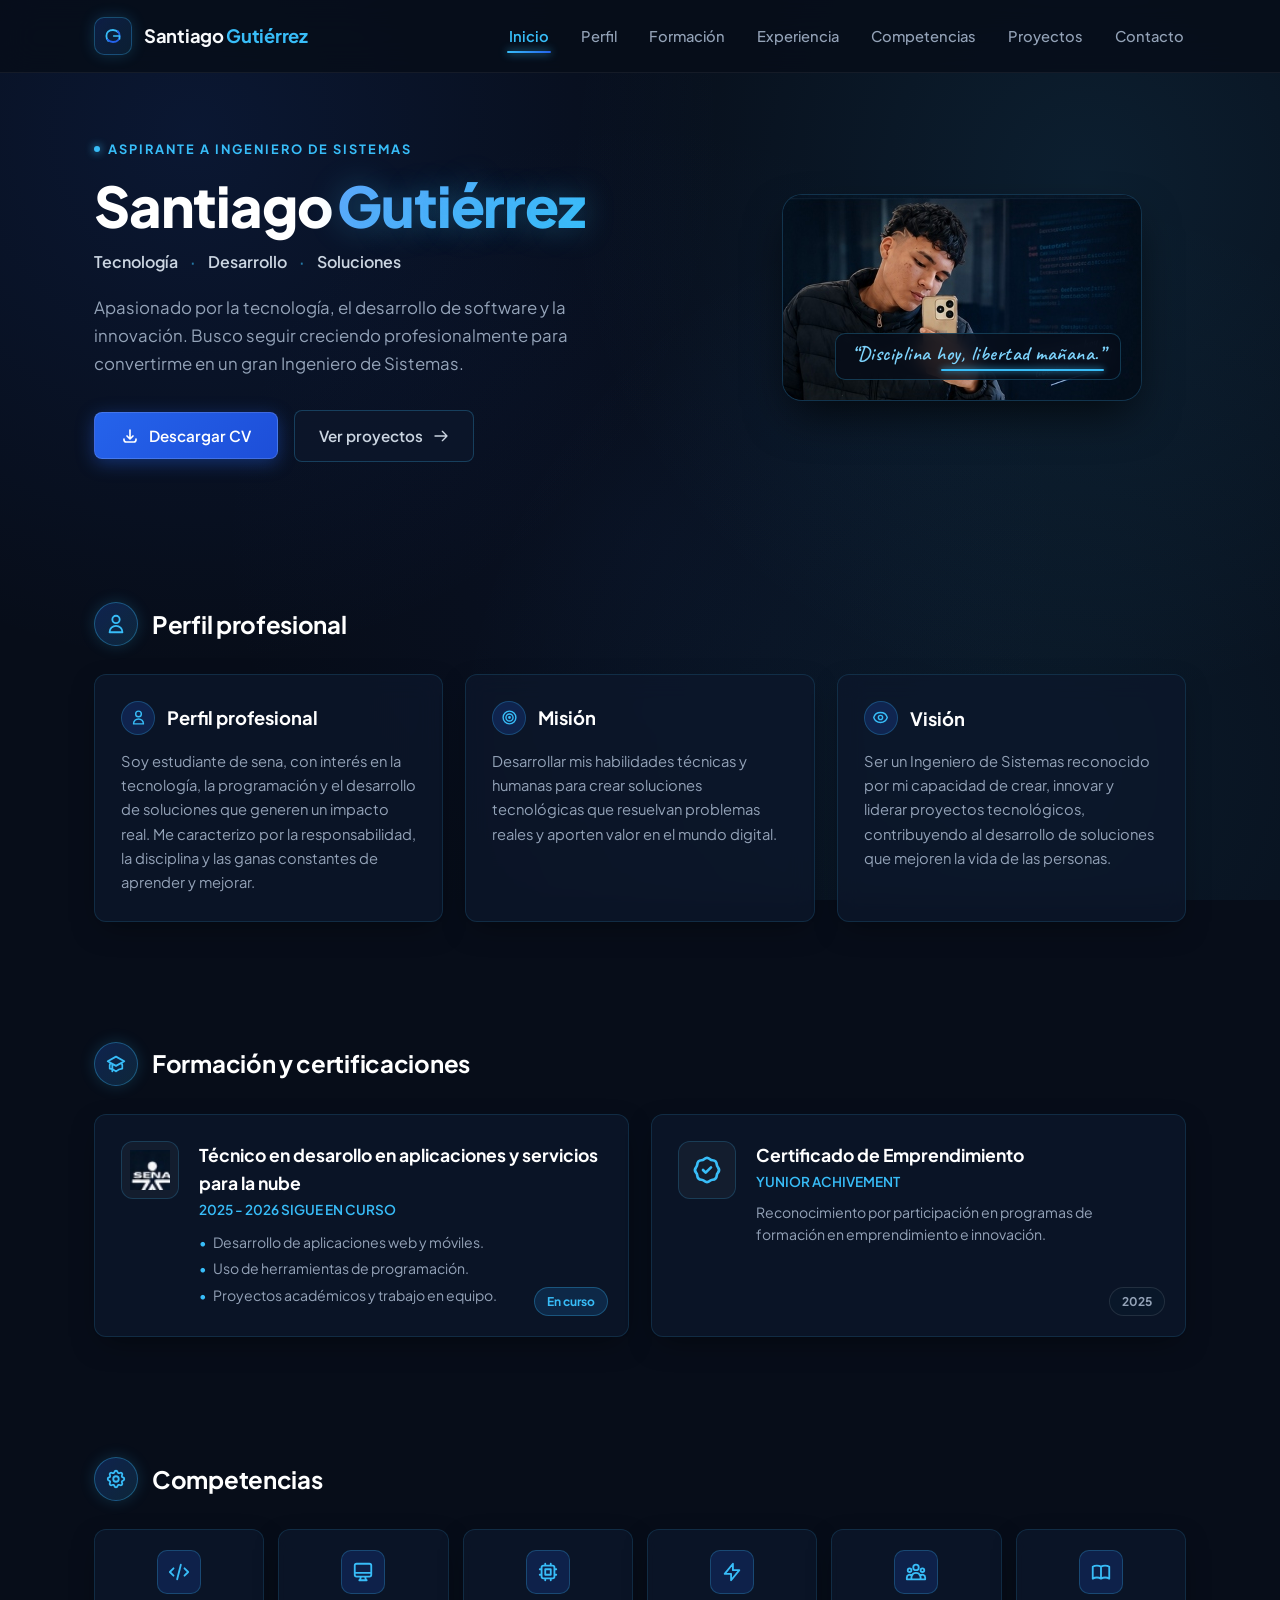
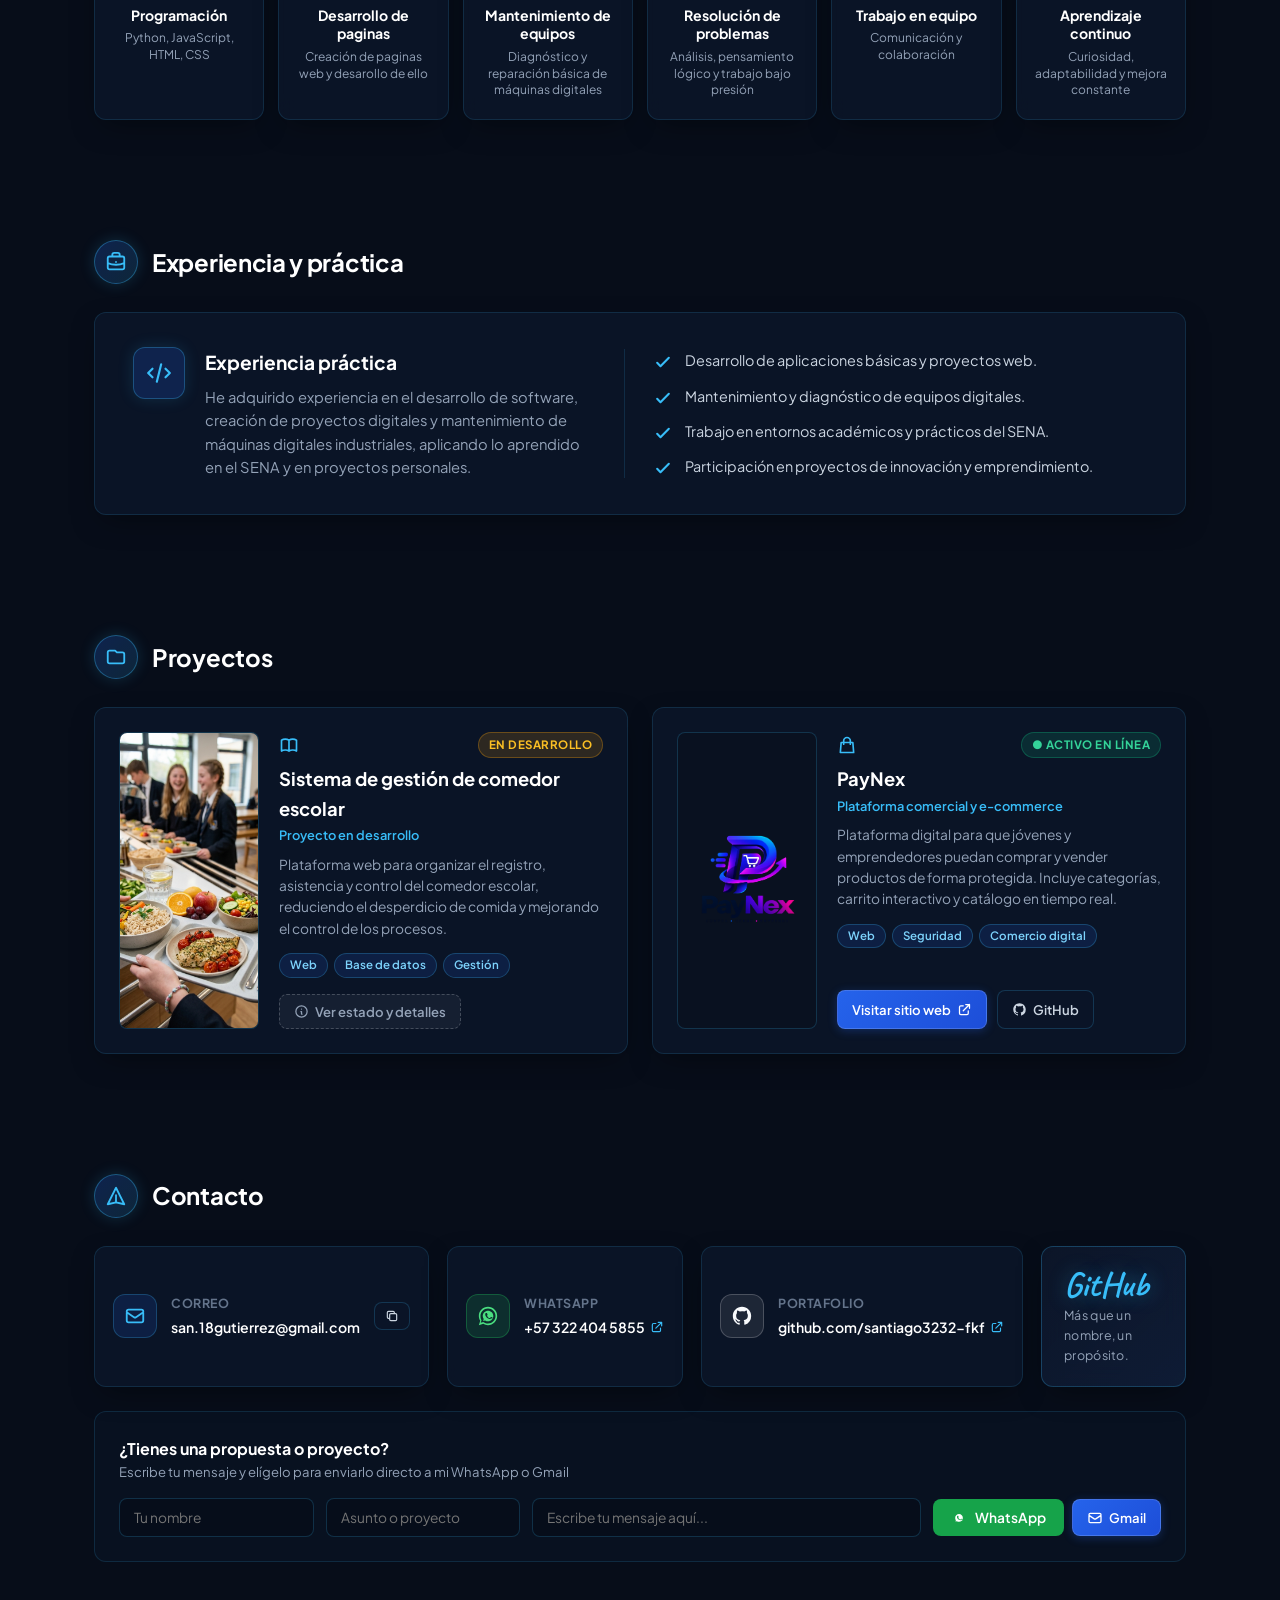
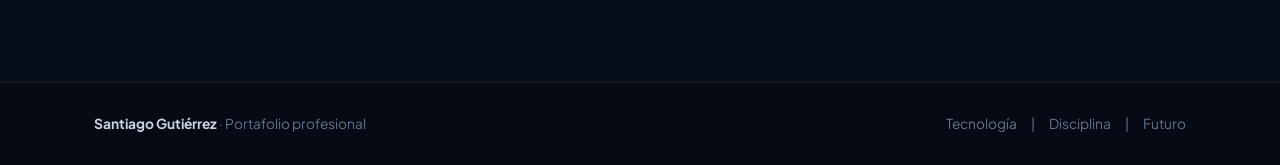
<file: index.html>
<!DOCTYPE html>
<html lang="es">
<head>
  <meta charset="UTF-8">
  <meta name="viewport" content="width=device-width, initial-scale=1.0">
  <meta name="description" content="Portafolio profesional de Santiago Gutiérrez - Aspirante a Ingeniero de Sistemas y Desarrollador de Software.">
  <meta name="author" content="Santiago Gutiérrez">
  <title>Santiago Gutiérrez | Aspirante a Ingeniero de Sistemas</title>

  <!-- Google Fonts: Plus Jakarta Sans & Caveat -->
  <link rel="preconnect" href="https://fonts.googleapis.com">
  <link rel="preconnect" href="https://fonts.gstatic.com" crossorigin>
  <link href="https://fonts.googleapis.com/css2?family=Caveat:wght@600;700&family=Plus+Jakarta+Sans:wght@400;500;600;700;800&display=swap" rel="stylesheet">

  <!-- Estilos principales -->
  <link rel="stylesheet" href="assets/css/style.css">
</head>
<body>

  <!-- ==========================================================================
       HEADER / NAVBAR
       ========================================================================== -->
  <header class="site-header" id="siteHeader">
    <div class="container nav-inner">
      <a href="#inicio" class="brand-logo" aria-label="Inicio">
        <div class="brand-monogram">
          <svg viewBox="0 0 40 40" fill="none" xmlns="http://www.w3.org/2000/svg">
            <path d="M12 28C10 26 9 23.5 9 20C9 14.5 13 10 20 10C24 10 27 12 29 14" stroke="#38bdf8" stroke-width="3" stroke-linecap="round"/>
            <path d="M28 12C30 14 31 16.5 31 20C31 25.5 27 30 20 30C16 30 13 28 11 26" stroke="#2563eb" stroke-width="3" stroke-linecap="round"/>
            <path d="M21 20H31V25" stroke="#38bdf8" stroke-width="2.5" stroke-linecap="round" stroke-linejoin="round"/>
          </svg>
        </div>
        <div class="brand-name">Santiago <span>Gutiérrez</span></div>
      </a>

      <!-- Menú de navegación -->
      <nav>
        <ul class="nav-menu" id="navMenu">
          <li><a href="#inicio" class="nav-link active">Inicio</a></li>
          <li><a href="#perfil" class="nav-link">Perfil</a></li>
          <li><a href="#formacion" class="nav-link">Formación</a></li>
          <li><a href="#experiencia" class="nav-link">Experiencia</a></li>
          <li><a href="#competencias" class="nav-link">Competencias</a></li>
          <li><a href="#proyectos" class="nav-link">Proyectos</a></li>
          <li><a href="#contacto" class="nav-link">Contacto</a></li>
        </ul>
      </nav>

      <!-- Botón móvil hamburguesa -->
      <button class="mobile-toggle" id="mobileToggle" aria-label="Abrir menú de navegación" aria-expanded="false">
        <svg width="22" height="22" fill="none" stroke="currentColor" viewBox="0 0 24 24">
          <path stroke-linecap="round" stroke-linejoin="round" stroke-width="2" d="M4 6h16M4 12h16M4 18h16"/>
        </svg>
      </button>
    </div>
  </header>

  <!-- ==========================================================================
       HERO SECTION
       ========================================================================== -->
  <main>
    <section class="hero-section" id="inicio">
      <div class="container hero-grid">
        <div class="hero-content">
          <div class="hero-tag">
            <span class="dot"></span>
            <span>Aspirante a Ingeniero de Sistemas</span>
          </div>

          <h1 class="hero-title">
            Santiago<span class="name-highlight">Gutiérrez</span>
          </h1>

          <div class="hero-pillars">
            <span>Tecnología</span>
            <span class="divider">·</span>
            <span>Desarrollo</span>
            <span class="divider">·</span>
            <span>Soluciones</span>
          </div>

          <p class="hero-desc">
            Apasionado por la tecnología, el desarrollo de software y la innovación. 
            Busco seguir creciendo profesionalmente para convertirme en un gran Ingeniero de Sistemas.
          </p>

          <div class="hero-cta-group">
            <button class="btn-primary open-modal-cv" type="button" id="btnDescargarCV">
              <svg width="18" height="18" fill="none" stroke="currentColor" viewBox="0 0 24 24">
                <path stroke-linecap="round" stroke-linejoin="round" stroke-width="2.2" d="M4 16v1a3 3 0 003 3h10a3 3 0 003-3v-1m-4-4l-4 4m0 0l-4-4m4 4V4"/>
              </svg>
              <span>Descargar CV</span>
            </button>

            <a href="#proyectos" class="btn-secondary" id="btnVerProyectos">
              <span>Ver proyectos</span>
              <svg width="16" height="16" fill="none" stroke="currentColor" viewBox="0 0 24 24">
                <path stroke-linecap="round" stroke-linejoin="round" stroke-width="2" d="M14 5l7 7m0 0l-7 7m7-7H3"/>
              </svg>
            </a>
          </div>
        </div>

        <div class="hero-visual">
          <div class="hero-image-wrapper">
            <img src="assets/img/hero_santiago.png" alt="Santiago Gutiérrez - Aspirante a Ingeniero de Sistemas">
            <div class="hero-quote-badge">
              <p>“Disciplina hoy, libertad mañana.”</p>
              <div class="quote-line"></div>
            </div>
          </div>
        </div>
      </div>
    </section>

    <!-- ==========================================================================
         SECCIÓN: PERFIL PROFESIONAL
         ========================================================================== -->
    <section class="section-block" id="perfil">
      <div class="container">
        <div class="section-header">
          <div class="section-icon-badge">
            <svg fill="none" stroke="currentColor" viewBox="0 0 24 24">
              <path stroke-linecap="round" stroke-linejoin="round" stroke-width="2" d="M16 7a4 4 0 11-8 0 4 4 0 018 0zM12 14a7 7 0 00-7 7h14a7 7 0 00-7-7z"/>
            </svg>
          </div>
          <h2 class="section-title">Perfil profesional</h2>
        </div>

        <div class="profile-grid">
          <!-- Tarjeta 1: Perfil profesional -->
          <div class="card profile-card">
            <div class="profile-card-header">
              <div class="profile-card-icon">
                <svg fill="none" stroke="currentColor" viewBox="0 0 24 24">
                  <path stroke-linecap="round" stroke-linejoin="round" stroke-width="2" d="M16 7a4 4 0 11-8 0 4 4 0 018 0zM12 14a7 7 0 00-7 7h14a7 7 0 00-7-7z"/>
                </svg>
              </div>
              <h3 class="profile-card-title">Perfil profesional</h3>
            </div>
            <p class="profile-card-text">
              Soy estudiante de sena, con interés en la tecnología, la programación y el desarrollo de soluciones que generen un impacto real. Me caracterizo por la responsabilidad, la disciplina y las ganas constantes de aprender y mejorar.
            </p>
          </div>

          <!-- Tarjeta 2: Misión -->
          <div class="card profile-card">
            <div class="profile-card-header">
              <div class="profile-card-icon">
                <svg fill="none" stroke="currentColor" viewBox="0 0 24 24">
                  <circle cx="12" cy="12" r="9" stroke-width="2"/>
                  <circle cx="12" cy="12" r="5" stroke-width="2"/>
                  <circle cx="12" cy="12" r="1" stroke-width="2"/>
                </svg>
              </div>
              <h3 class="profile-card-title">Misión</h3>
            </div>
            <p class="profile-card-text">
              Desarrollar mis habilidades técnicas y humanas para crear soluciones tecnológicas que resuelvan problemas reales y aporten valor en el mundo digital.
            </p>
          </div>

          <!-- Tarjeta 3: Visión -->
          <div class="card profile-card">
            <div class="profile-card-header">
              <div class="profile-card-icon">
                <svg fill="none" stroke="currentColor" viewBox="0 0 24 24">
                  <path stroke-linecap="round" stroke-linejoin="round" stroke-width="2" d="M15 12a3 3 0 11-6 0 3 3 0 016 0z"/>
                  <path stroke-linecap="round" stroke-linejoin="round" stroke-width="2" d="M2.458 12C3.732 7.943 7.523 5 12 5c4.478 0 8.268 2.943 9.542 7-1.274 4.057-5.064 7-9.542 7-4.477 0-8.268-2.943-9.542-7z"/>
                </svg>
              </div>
              <h3 class="profile-card-title">Visión</h3>
            </div>
            <p class="profile-card-text">
              Ser un Ingeniero de Sistemas reconocido por mi capacidad de crear, innovar y liderar proyectos tecnológicos, contribuyendo al desarrollo de soluciones que mejoren la vida de las personas.
            </p>
          </div>
        </div>
      </div>
    </section>

    <!-- ==========================================================================
         SECCIÓN: FORMACIÓN Y CERTIFICACIONES
         ========================================================================== -->
    <section class="section-block" id="formacion">
      <div class="container">
        <div class="section-header">
          <div class="section-icon-badge">
            <svg fill="none" stroke="currentColor" viewBox="0 0 24 24">
              <path stroke-linecap="round" stroke-linejoin="round" stroke-width="2" d="M12 14l9-5-9-5-9 5 9 5zm0 0l6.16-3.422a12.083 12.083 0 01.665 6.479A11.952 11.952 0 0012 20.055a11.952 11.952 0 00-6.824-2.998 12.078 12.078 0 01.665-6.479L12 14zm-4 6v-7.5"/>
            </svg>
          </div>
          <h2 class="section-title">Formación y certificaciones</h2>
        </div>

        <div class="education-grid">
          <!-- Formación 1: Técnico en Desarrollo de Software (SENA) -->
          <div class="card education-card">
            <div class="edu-logo-wrapper">
              <img src="assets/img/sena_logo.png" alt="SENA Logo">
            </div>
            <div class="edu-content">
              <h3 class="edu-title">Técnico en desarollo en aplicaciones y servicios para la nube </h3>
              <div class="edu-subtitle">2025 - 2026 SIGUE EN CURSO  </div>
              <ul class="edu-list">
                <li>Desarrollo de aplicaciones web y móviles.</li>
                <li>Uso de herramientas de programación.</li>
                <li>Proyectos académicos y trabajo en equipo.</li>
              </ul>
            </div>
            <span class="edu-badge-pill">En curso</span>
          </div>

          <!-- Formación 2: Certificado de Emprendimiento (SENA) -->
          <div class="card education-card">
            <div class="edu-logo-wrapper">
              <svg fill="none" stroke="currentColor" viewBox="0 0 24 24">
                <path stroke-linecap="round" stroke-linejoin="round" stroke-width="2" d="M9 12l2 2 4-4M7.835 4.697a3.42 3.42 0 001.946-.806 3.42 3.42 0 014.438 0 3.42 3.42 0 001.946.806 3.42 3.42 0 013.138 3.138 3.42 3.42 0 00.806 1.946 3.42 3.42 0 010 4.438 3.42 3.42 0 00-.806 1.946 3.42 3.42 0 01-3.138 3.138 3.42 3.42 0 00-1.946.806 3.42 3.42 0 01-4.438 0 3.42 3.42 0 00-1.946-.806 3.42 3.42 0 01-3.138-3.138 3.42 3.42 0 00-.806-1.946 3.42 3.42 0 010-4.438 3.42 3.42 0 00.806-1.946 3.42 3.42 0 013.138-3.138z"/>
              </svg>
            </div>
            <div class="edu-content">
              <h3 class="edu-title">Certificado de Emprendimiento</h3>
              <div class="edu-subtitle">YUNIOR ACHIVEMENT</div>
              <p class="edu-desc">
                Reconocimiento por participación en programas de formación en emprendimiento e innovación.
              </p>
            </div>
            <span class="edu-badge-pill solid-dark">2025</span>
          </div>
        </div>
      </div>
    </section>

    <!-- ==========================================================================
         SECCIÓN: COMPETENCIAS
         ========================================================================== -->
    <section class="section-block" id="competencias">
      <div class="container">
        <div class="section-header">
          <div class="section-icon-badge">
            <svg fill="none" stroke="currentColor" viewBox="0 0 24 24">
              <path stroke-linecap="round" stroke-linejoin="round" stroke-width="2" d="M10.325 4.317c.426-1.756 2.924-1.756 3.35 0a1.724 1.724 0 002.573 1.066c1.543-.94 3.31.826 2.37 2.37a1.724 1.724 0 001.065 2.572c1.756.426 1.756 2.924 0 3.35a1.724 1.724 0 00-1.066 2.573c.94 1.543-.826 3.31-2.37 2.37a1.724 1.724 0 00-2.572 1.065c-.426 1.756-2.924 1.756-3.35 0a1.724 1.724 0 00-2.573-1.066c-1.543.94-3.31-.826-2.37-2.37a1.724 1.724 0 00-1.065-2.572c-1.756-.426-1.756-2.924 0-3.35a1.724 1.724 0 001.066-2.573c-.94-1.543.826-3.31 2.37-2.37.996.608 2.296.07 2.572-1.065z"/>
              <circle cx="12" cy="12" r="3" stroke-width="2"/>
            </svg>
          </div>
          <h2 class="section-title">Competencias</h2>
        </div>

        <div class="competencias-grid">
          <!-- Competencia 1 -->
          <div class="card comp-card">
            <div class="comp-icon-box">
              <svg fill="none" stroke="currentColor" viewBox="0 0 24 24">
                <path stroke-linecap="round" stroke-linejoin="round" stroke-width="2" d="M10 20l4-16m4 4l4 4-4 4M6 16l-4-4 4-4"/>
              </svg>
            </div>
            <h3 class="comp-title">Programación</h3>
            <p class="comp-subtext">Python, JavaScript, HTML, CSS</p>
          </div>

          <!-- Competencia 2 -->
          <div class="card comp-card">
            <div class="comp-icon-box">
              <svg fill="none" stroke="currentColor" viewBox="0 0 24 24">
                <path stroke-linecap="round" stroke-linejoin="round" stroke-width="2" d="M9.75 17L9 20l-1 1h8l-1-1-.75-3M3 13h18M5 17h14a2 2 0 002-2V5a2 2 0 00-2-2H5a2 2 0 00-2 2v10a2 2 0 002 2z"/>
              </svg>
            </div>
            <h3 class="comp-title">Desarrollo de paginas</h3>
            <p class="comp-subtext">Creación de paginas web y desarollo de ello </p>
          </div>

          <!-- Competencia 3 -->
          <div class="card comp-card">
            <div class="comp-icon-box">
              <svg fill="none" stroke="currentColor" viewBox="0 0 24 24">
                <path stroke-linecap="round" stroke-linejoin="round" stroke-width="2" d="M9 3v2m6-2v2M9 19v2m6-2v2M5 9H3m2 6H3m18-6h-2m2 6h-2M7 19h10a2 2 0 002-2V7a2 2 0 00-2-2H7a2 2 0 00-2 2v10a2 2 0 002 2zM9 9h6v6H9V9z"/>
              </svg>
            </div>
            <h3 class="comp-title">Mantenimiento de equipos</h3>
            <p class="comp-subtext">Diagnóstico y reparación básica de máquinas digitales</p>
          </div>

          <!-- Competencia 4 -->
          <div class="card comp-card">
            <div class="comp-icon-box">
              <svg fill="none" stroke="currentColor" viewBox="0 0 24 24">
                <path stroke-linecap="round" stroke-linejoin="round" stroke-width="2" d="M13 10V3L4 14h7v7l9-11h-7z"/>
              </svg>
            </div>
            <h3 class="comp-title">Resolución de problemas</h3>
            <p class="comp-subtext">Análisis, pensamiento lógico y trabajo bajo presión</p>
          </div>

          <!-- Competencia 5 -->
          <div class="card comp-card">
            <div class="comp-icon-box">
              <svg fill="none" stroke="currentColor" viewBox="0 0 24 24">
                <path stroke-linecap="round" stroke-linejoin="round" stroke-width="2" d="M17 20h5v-2a3 3 0 00-5.356-1.857M17 20H7m10 0v-2c0-.656-.126-1.283-.356-1.857M7 20H2v-2a3 3 0 015.356-1.857M7 20v-2c0-.656.126-1.283.356-1.857m0 0a5.002 5.002 0 019.288 0M15 7a3 3 0 11-6 0 3 3 0 016 0zm6 3a2 2 0 11-4 0 2 2 0 014 0zM7 10a2 2 0 11-4 0 2 2 0 014 0z"/>
              </svg>
            </div>
            <h3 class="comp-title">Trabajo en equipo</h3>
            <p class="comp-subtext">Comunicación y colaboración</p>
          </div>

          <!-- Competencia 6 -->
          <div class="card comp-card">
            <div class="comp-icon-box">
              <svg fill="none" stroke="currentColor" viewBox="0 0 24 24">
                <path stroke-linecap="round" stroke-linejoin="round" stroke-width="2" d="M12 6.253v13m0-13C10.832 5.477 9.246 5 7.5 5S4.168 5.477 3 6.253v13C4.168 18.477 5.754 18 7.5 18s3.332.477 4.5 1.253m0-13C13.168 5.477 14.754 5 16.5 5c1.747 0 3.332.477 4.5 1.253v13C19.832 18.477 18.247 18 16.5 18c-1.746 0-3.332.477-4.5 1.253"/>
              </svg>
            </div>
            <h3 class="comp-title">Aprendizaje continuo</h3>
            <p class="comp-subtext">Curiosidad, adaptabilidad y mejora constante</p>
          </div>
        </div>
      </div>
    </section>

    <!-- ==========================================================================
         SECCIÓN: EXPERIENCIA Y PRÁCTICA
         ========================================================================== -->
    <section class="section-block" id="experiencia">
      <div class="container">
        <div class="section-header">
          <div class="section-icon-badge">
            <svg fill="none" stroke="currentColor" viewBox="0 0 24 24">
              <path stroke-linecap="round" stroke-linejoin="round" stroke-width="2" d="M21 13.255A23.931 23.931 0 0112 15c-3.183 0-6.22-.62-9-1.745M16 6V4a2 2 0 00-2-2h-4a2 2 0 00-2 2v2m4 6h.01M5 20h14a2 2 0 002-2V8a2 2 0 00-2-2H5a2 2 0 00-2 2v10a2 2 0 002 2z"/>
            </svg>
          </div>
          <h2 class="section-title">Experiencia y práctica</h2>
        </div>

        <div class="card experience-banner">
          <div class="exp-left">
            <div class="exp-icon-box">
              <svg fill="none" stroke="currentColor" viewBox="0 0 24 24">
                <path stroke-linecap="round" stroke-linejoin="round" stroke-width="2" d="M10 20l4-16m4 4l4 4-4 4M6 16l-4-4 4-4"/>
              </svg>
            </div>
            <div class="exp-left-content">
              <h3>Experiencia práctica</h3>
              <p>
                He adquirido experiencia en el desarrollo de software, creación de proyectos digitales y mantenimiento de máquinas digitales industriales, aplicando lo aprendido en el SENA y en proyectos personales.
              </p>
            </div>
          </div>

          <ul class="exp-checklist">
            <li class="exp-check-item">
              <svg class="exp-check-icon" width="20" height="20" fill="none" stroke="currentColor" viewBox="0 0 24 24">
                <path stroke-linecap="round" stroke-linejoin="round" stroke-width="2.5" d="M5 13l4 4L19 7"/>
              </svg>
              <span>Desarrollo de aplicaciones básicas y proyectos web.</span>
            </li>
            <li class="exp-check-item">
              <svg class="exp-check-icon" width="20" height="20" fill="none" stroke="currentColor" viewBox="0 0 24 24">
                <path stroke-linecap="round" stroke-linejoin="round" stroke-width="2.5" d="M5 13l4 4L19 7"/>
              </svg>
              <span>Mantenimiento y diagnóstico de equipos digitales.</span>
            </li>
            <li class="exp-check-item">
              <svg class="exp-check-icon" width="20" height="20" fill="none" stroke="currentColor" viewBox="0 0 24 24">
                <path stroke-linecap="round" stroke-linejoin="round" stroke-width="2.5" d="M5 13l4 4L19 7"/>
              </svg>
              <span>Trabajo en entornos académicos y prácticos del SENA.</span>
            </li>
            <li class="exp-check-item">
              <svg class="exp-check-icon" width="20" height="20" fill="none" stroke="currentColor" viewBox="0 0 24 24">
                <path stroke-linecap="round" stroke-linejoin="round" stroke-width="2.5" d="M5 13l4 4L19 7"/>
              </svg>
              <span>Participación en proyectos de innovación y emprendimiento.</span>
            </li>
          </ul>
        </div>
      </div>
    </section>

    <!-- ==========================================================================
         SECCIÓN: PROYECTOS
         ========================================================================== -->
    <section class="section-block" id="proyectos">
      <div class="container">
        <div class="section-header">
          <div class="section-icon-badge">
            <svg fill="none" stroke="currentColor" viewBox="0 0 24 24">
              <path stroke-linecap="round" stroke-linejoin="round" stroke-width="2" d="M3 7v10a2 2 0 002 2h14a2 2 0 002-2V9a2 2 0 00-2-2h-6l-2-2H5a2 2 0 00-2 2z"/>
            </svg>
          </div>
          <h2 class="section-title">Proyectos</h2>
        </div>

        <div class="projects-grid">
          <!-- Proyecto 1: Sistema de gestión de comedor escolar -->
          <div class="card project-card">
            <div class="project-visual">
              <img src="assets/img/comedor_hd.jpg" alt="Sistema de gestión de comedor escolar">
            </div>
            <div class="project-details">
              <div>
                <div class="project-meta-top">
                  <div class="project-icon-badge">
                    <svg width="20" height="20" fill="none" stroke="currentColor" viewBox="0 0 24 24">
                      <path stroke-linecap="round" stroke-linejoin="round" stroke-width="2" d="M12 6.253v13m0-13C10.832 5.477 9.246 5 7.5 5S4.168 5.477 3 6.253v13C4.168 18.477 5.754 18 7.5 18s3.332.477 4.5 1.253m0-13C13.168 5.477 14.754 5 16.5 5c1.747 0 3.332.477 4.5 1.253v13C19.832 18.477 18.247 18 16.5 18c-1.746 0-3.332.477-4.5 1.253"/>
                    </svg>
                  </div>
                  <span class="project-status-badge wip">En desarrollo</span>
                </div>
                <h3 class="project-title">Sistema de gestión de comedor escolar</h3>
                <div class="project-subtitle">Proyecto en desarrollo</div>
                <p class="project-desc">
                  Plataforma web para organizar el registro, asistencia y control del comedor escolar, reduciendo el desperdicio de comida y mejorando el control de los procesos.
                </p>
                <div class="project-tags">
                  <span class="tag-pill">Web</span>
                  <span class="tag-pill">Base de datos</span>
                  <span class="tag-pill">Gestión</span>
                </div>
              </div>

              <div class="project-actions">
                <button type="button" class="btn-card-action pending open-modal-comedor">
                  <svg width="15" height="15" fill="none" stroke="currentColor" viewBox="0 0 24 24">
                    <path stroke-linecap="round" stroke-linejoin="round" stroke-width="2" d="M13 16h-1v-4h-1m1-4h.01M21 12a9 9 0 11-18 0 9 9 0 0118 0z"/>
                  </svg>
                  <span>Ver estado y detalles</span>
                </button>
              </div>
            </div>
          </div>

          <!-- Proyecto 2: PayNex -->
          <div class="card project-card">
            <div class="project-visual logo-contain">
              <img src="assets/img/paynex_logo_official.png" alt="PayNex Plataforma Comercial">
            </div>
            <div class="project-details">
              <div>
                <div class="project-meta-top">
                  <div class="project-icon-badge">
                    <svg width="20" height="20" fill="none" stroke="currentColor" viewBox="0 0 24 24">
                      <path stroke-linecap="round" stroke-linejoin="round" stroke-width="2" d="M16 11V7a4 4 0 00-8 0v4M5 9h14l1 12H4L5 9z"/>
                    </svg>
                  </div>
                  <span class="project-status-badge live">● Activo en línea</span>
                </div>
                <h3 class="project-title">PayNex</h3>
                <div class="project-subtitle">Plataforma comercial y e-commerce</div>
                <p class="project-desc">
                  Plataforma digital para que jóvenes y emprendedores puedan comprar y vender productos de forma protegida. Incluye categorías, carrito interactivo y catálogo en tiempo real.
                </p>
                <div class="project-tags">
                  <span class="tag-pill">Web</span>
                  <span class="tag-pill">Seguridad</span>
                  <span class="tag-pill">Comercio digital</span>
                </div>
              </div>

              <div class="project-actions">
                <a href="https://santiago3232-fkf.github.io/prueba2/" target="_blank" rel="noopener noreferrer" class="btn-card-action primary" id="linkPayNexLive">
                  <span>Visitar sitio web</span>
                  <svg width="15" height="15" fill="none" stroke="currentColor" viewBox="0 0 24 24">
                    <path stroke-linecap="round" stroke-linejoin="round" stroke-width="2" d="M10 6H6a2 2 0 00-2 2v10a2 2 0 002 2h10a2 2 0 002-2v-4M14 4h6m0 0v6m0-6L10 14"/>
                  </svg>
                </a>
                <a href="https://github.com/santiago3232-fkf" target="_blank" rel="noopener noreferrer" class="btn-card-action outline" title="Ver código en GitHub">
                  <svg width="15" height="15" fill="currentColor" viewBox="0 0 24 24">
                    <path fill-rule="evenodd" clip-rule="evenodd" d="M12 2C6.477 2 2 6.484 2 12.017c0 4.425 2.865 8.18 6.839 9.504.5.092.682-.217.682-.483 0-.237-.008-.868-.013-1.703-2.782.605-3.369-1.343-3.369-1.343-.454-1.158-1.11-1.466-1.11-1.466-.908-.62.069-.608.069-.608 1.003.07 1.53 1.032 1.53 1.032.892 1.53 2.341 1.088 2.91.832.092-.647.35-1.088.636-1.338-2.22-.253-4.555-1.113-4.555-4.951 0-1.093.39-1.988 1.029-2.688-.103-.253-.446-1.272.098-2.65 0 0 .84-.27 2.75 1.026A9.564 9.564 0 0112 6.844c.85.004 1.705.115 2.504.337 1.909-1.296 2.747-1.027 2.747-1.027.546 1.379.202 2.398.1 2.651.64.7 1.028 1.595 1.028 2.688 0 3.848-2.339 4.695-4.566 4.943.359.309.678.92.678 1.855 0 1.338-.012 2.419-.012 2.747 0 .268.18.58.688.482A10.019 10.019 0 0022 12.017C22 6.484 17.522 2 12 2z"/>
                  </svg>
                  <span>GitHub</span>
                </a>
              </div>
            </div>
          </div>
        </div>
      </div>
    </section>

    <!-- ==========================================================================
         SECCIÓN: CONTACTO
         ========================================================================== -->
    <section class="section-block" id="contacto">
      <div class="container">
        <div class="section-header">
          <div class="section-icon-badge">
            <svg fill="none" stroke="currentColor" viewBox="0 0 24 24">
              <path stroke-linecap="round" stroke-linejoin="round" stroke-width="2" d="M12 19l9 2-9-18-9 18 9-2zm0 0v-8"/>
            </svg>
          </div>
          <h2 class="section-title">Contacto</h2>
        </div>

        <div class="contact-grid">
          <!-- Canal 1: Correo Electrónico -->
          <a href="https://mail.google.com/mail/?view=cm&fs=1&to=san.18gutierrez@gmail.com" target="_blank" rel="noopener noreferrer" class="card contact-card" id="contactEmailCard" title="Escribir correo directo en Gmail">
            <div class="contact-card-icon">
              <svg width="22" height="22" fill="none" stroke="currentColor" viewBox="0 0 24 24">
                <path stroke-linecap="round" stroke-linejoin="round" stroke-width="2" d="M3 8l7.89 5.26a2 2 0 002.22 0L21 8M5 19h14a2 2 0 002-2V7a2 2 0 00-2-2H5a2 2 0 00-2 2v10a2 2 0 002 2z"/>
              </svg>
            </div>
            <div class="contact-card-info">
              <div class="contact-label">Correo</div>
              <div class="contact-value">
                <span>san.18gutierrez@gmail.com</span>
              </div>
            </div>
            <button type="button" class="btn-card-action outline" id="copyEmailBtn" title="Copiar correo" style="padding: 6px 10px;">
              <svg width="14" height="14" fill="none" stroke="currentColor" viewBox="0 0 24 24">
                <path stroke-linecap="round" stroke-linejoin="round" stroke-width="2" d="M8 16H6a2 2 0 01-2-2V6a2 2 0 012-2h8a2 2 0 012 2v2m-6 12h8a2 2 0 002-2v-8a2 2 0 00-2-2h-8a2 2 0 00-2 2v8a2 2 0 002 2z"/>
              </svg>
            </button>
          </a>

          <!-- Canal 2: WhatsApp -->
          <a href="https://wa.me/573224045855?text=Hola%20Santiago,%20vi%20tu%20p%C3%A1gina%20web%20y%20me%20gustar%C3%ADa%20contactarte." target="_blank" rel="noopener noreferrer" class="card contact-card" id="contactWhatsAppCard" title="Enviar WhatsApp a Santiago">
            <div class="contact-card-icon whatsapp">
              <svg width="22" height="22" fill="currentColor" viewBox="0 0 24 24">
                <path d="M12.031 6.172c-3.181 0-5.767 2.586-5.768 5.766-.001 1.298.38 2.27 1.019 3.287l-.582 2.128 2.182-.573c.978.58 1.911.928 3.145.929 3.178 0 5.767-2.587 5.768-5.766.001-3.187-2.575-5.77-5.764-5.771zm3.392 8.244c-.144.405-.837.774-1.17.824-.312.045-.694.06-2.02-.49-.785-.325-1.396-.867-1.92-1.391-.849-.85-1.378-1.89-1.378-2.88 0-.96.48-1.47.66-1.65.17-.18.38-.23.51-.23.13 0 .26.01.37.01.12 0 .28-.05.44.33.16.39.55 1.34.6 1.44.05.1.08.22.02.35-.07.13-.1.21-.2.32-.1.12-.21.26-.3.35-.1.1-.21.21-.09.41.12.2.53.88 1.15 1.42.79.7 1.45.92 1.66 1.02.21.1.33.09.46-.05.13-.15.56-.65.71-.88.15-.22.3-.19.51-.11.21.08 1.33.63 1.56.74.23.12.38.17.44.27.06.1.06.57-.08.97z"/>
                <path fill-rule="evenodd" clip-rule="evenodd" d="M12 2C6.48 2 2 6.48 2 12c0 1.95.56 3.77 1.53 5.31L2 22l4.83-1.5c1.48.88 3.2 1.5 5.17 1.5 5.52 0 10-4.48 10-10S17.52 2 12 2zm0 18.2c-1.74 0-3.37-.5-4.75-1.38l-.34-.22-2.86.89.9-2.78-.24-.37A8.158 8.158 0 013.8 12c0-4.52 3.68-8.2 8.2-8.2 4.52 0 8.2 3.68 8.2 8.2 0 4.52-3.68 8.2-8.2 8.2z"/>
              </svg>
            </div>
            <div class="contact-card-info">
              <div class="contact-label">WhatsApp</div>
              <div class="contact-value">
                <span>+57 322 404 5855</span>
                <svg fill="none" stroke="currentColor" viewBox="0 0 24 24">
                  <path stroke-linecap="round" stroke-linejoin="round" stroke-width="2" d="M10 6H6a2 2 0 00-2 2v10a2 2 0 002 2h10a2 2 0 002-2v-4M14 4h6m0 0v6m0-6L10 14"/>
                </svg>
              </div>
            </div>
          </a>

          <!-- Canal 3: GitHub -->
          <a href="https://github.com/santiago3232-fkf" target="_blank" rel="noopener noreferrer" class="card contact-card" id="contactGitHubCard" title="Visitar perfil de GitHub">
            <div class="contact-card-icon github">
              <svg width="22" height="22" fill="currentColor" viewBox="0 0 24 24">
                <path fill-rule="evenodd" clip-rule="evenodd" d="M12 2C6.477 2 2 6.484 2 12.017c0 4.425 2.865 8.18 6.839 9.504.5.092.682-.217.682-.483 0-.237-.008-.868-.013-1.703-2.782.605-3.369-1.343-3.369-1.343-.454-1.158-1.11-1.466-1.11-1.466-.908-.62.069-.608.069-.608 1.003.07 1.53 1.032 1.53 1.032.892 1.53 2.341 1.088 2.91.832.092-.647.35-1.088.636-1.338-2.22-.253-4.555-1.113-4.555-4.951 0-1.093.39-1.988 1.029-2.688-.103-.253-.446-1.272.098-2.65 0 0 .84-.27 2.75 1.026A9.564 9.564 0 0112 6.844c.85.004 1.705.115 2.504.337 1.909-1.296 2.747-1.027 2.747-1.027.546 1.379.202 2.398.1 2.651.64.7 1.028 1.595 1.028 2.688 0 3.848-2.339 4.695-4.566 4.943.359.309.678.92.678 1.855 0 1.338-.012 2.419-.012 2.747 0 .268.18.58.688.482A10.019 10.019 0 0022 12.017C22 6.484 17.522 2 12 2z"/>
              </svg>
            </div>
            <div class="contact-card-info">
              <div class="contact-label">Portafolio</div>
              <div class="contact-value">
                <span>github.com/santiago3232-fkf</span>
                <svg fill="none" stroke="currentColor" viewBox="0 0 24 24">
                  <path stroke-linecap="round" stroke-linejoin="round" stroke-width="2" d="M10 6H6a2 2 0 00-2 2v10a2 2 0 002 2h10a2 2 0 002-2v-4M14 4h6m0 0v6m0-6L10 14"/>
                </svg>
              </div>
            </div>
          </a>

          <!-- Canal 4: Firma y Slogan -->
          <div class="card contact-brand-card">
            <div class="brand-signature">GitHub</div>
            <div class="brand-quote">Más que un nombre, un propósito.</div>
          </div>
        </div>

        <!-- Caja de Envío Rápido de Mensaje -->
        <div class="quick-message-box">
          <div class="quick-msg-header">
            <div>
              <h4>¿Tienes una propuesta o proyecto?</h4>
              <p>Escribe tu mensaje y elígelo para enviarlo directo a mi WhatsApp o Gmail</p>
            </div>
          </div>
          <form class="quick-msg-form" id="quickMsgForm">
            <input type="text" id="msgName" class="input-field" placeholder="Tu nombre" required>
            <input type="text" id="msgSubject" class="input-field" placeholder="Asunto o proyecto" required>
            <input type="text" id="msgBody" class="input-field" placeholder="Escribe tu mensaje aquí..." required>
            <div style="display: flex; gap: 8px;">
              <button type="submit" class="btn-send-wa" title="Enviar directamente a WhatsApp">
                <svg width="16" height="16" fill="currentColor" viewBox="0 0 24 24">
                  <path d="M12.031 6.172c-3.181 0-5.767 2.586-5.768 5.766-.001 1.298.38 2.27 1.019 3.287l-.582 2.128 2.182-.573c.978.58 1.911.928 3.145.929 3.178 0 5.767-2.587 5.768-5.766.001-3.187-2.575-5.77-5.764-5.771zm3.392 8.244c-.144.405-.837.774-1.17.824-.312.045-.694.06-2.02-.49-.785-.325-1.396-.867-1.92-1.391-.849-.85-1.378-1.89-1.378-2.88 0-.96.48-1.47.66-1.65.17-.18.38-.23.51-.23.13 0 .26.01.37.01.12 0 .28-.05.44.33.16.39.55 1.34.6 1.44.05.1.08.22.02.35-.07.13-.1.21-.2.32-.1.12-.21.26-.3.35-.1.1-.21.21-.09.41.12.2.53.88 1.15 1.42.79.7 1.45.92 1.66 1.02.21.1.33.09.46-.05.13-.15.56-.65.71-.88.15-.22.3-.19.51-.11.21.08 1.33.63 1.56.74.23.12.38.17.44.27.06.1.06.57-.08.97z"/>
                </svg>
                <span>WhatsApp</span>
              </button>
              <button type="button" class="btn-card-action primary" id="sendViaEmailBtn" title="Enviar vía Gmail">
                <svg width="16" height="16" fill="none" stroke="currentColor" viewBox="0 0 24 24">
                  <path stroke-linecap="round" stroke-linejoin="round" stroke-width="2" d="M3 8l7.89 5.26a2 2 0 002.22 0L21 8M5 19h14a2 2 0 002-2V7a2 2 0 00-2-2H5a2 2 0 00-2 2v10a2 2 0 002 2z"/>
                </svg>
                <span>Gmail</span>
              </button>
            </div>
          </form>
        </div>
      </div>
    </section>
  </main>

  <!-- ==========================================================================
       FOOTER
       ========================================================================== -->
  <footer class="site-footer">
    <div class="container footer-inner">
      <div class="footer-left">
        <strong>Santiago Gutiérrez</strong> · Portafolio profesional
      </div>
      <div class="footer-right">
        <span>Tecnología</span>
        <span>|</span>
        <span>Disciplina</span>
        <span>|</span>
        <span>Futuro</span>
      </div>
    </div>
  </footer>

  <!-- Botón flotante Volver Arriba -->
  <button class="btn-back-to-top" id="backToTopBtn" aria-label="Volver arriba">
    <svg width="20" height="20" fill="none" stroke="currentColor" viewBox="0 0 24 24">
      <path stroke-linecap="round" stroke-linejoin="round" stroke-width="2.5" d="M5 10l7-7m0 0l7 7m-7-7v18"/>
    </svg>
  </button>

  <!-- ==========================================================================
       MODAL: PROYECTO COMEDOR ESCOLAR (EN DESARROLLO)
       ========================================================================== -->
  <div class="modal-overlay" id="modalComedor" role="dialog" aria-modal="true" aria-labelledby="modalComedorTitle">
    <div class="modal-window">
      <button class="modal-close-btn modal-close" aria-label="Cerrar modal">&times;</button>
      <div class="modal-header">
        <span class="project-status-badge wip" style="margin-bottom: 8px; display: inline-block;">En desarrollo activo</span>
        <h3 id="modalComedorTitle">Sistema de gestión de comedor escolar</h3>
        <p style="color: var(--accent-cyan); font-size: 0.88rem; font-weight: 600;">Solución web para optimización logística escolar</p>
      </div>
      <div class="modal-body">
        <p style="margin-bottom: 14px;">
          Actualmente este proyecto se encuentra en <strong>fase de arquitectura y desarrollo</strong>. 
          El objetivo es sistematizar la entrega de raciones escolares, garantizar la trazabilidad de asistencia y eliminar el desperdicio de alimentos mediante registros automatizados.
        </p>

        <h4 style="color: #ffffff; margin-bottom: 8px; font-size: 0.95rem;">Módulos previstos:</h4>
        <ul style="list-style: none; padding-left: 0; margin-bottom: 16px;">
          <li style="margin-bottom: 6px; display: flex; align-items: center; gap: 8px;">
            <span style="color: var(--accent-cyan);">✔</span> Registro y control de asistencia con código de estudiante / QR.
          </li>
          <li style="margin-bottom: 6px; display: flex; align-items: center; gap: 8px;">
            <span style="color: var(--accent-cyan);">✔</span> Módulo de inventario y porciones diarias en tiempo real.
          </li>
          <li style="margin-bottom: 6px; display: flex; align-items: center; gap: 8px;">
            <span style="color: var(--accent-cyan);">✔</span> Panel de reportes de consumo para directivos y cocineros.
          </li>
        </ul>

        <p style="font-size: 0.85rem; color: var(--text-dim);">
          Tan pronto como se finalice la primera versión ejecutable, el enlace y código fuente estarán disponibles directamente en mi perfil de GitHub.
        </p>
      </div>
      <div class="modal-footer">
        <a href="https://github.com/santiago3232-fkf" target="_blank" rel="noopener noreferrer" class="btn-card-action primary">
          <span>Ver mi GitHub</span>
          <svg width="14" height="14" fill="none" stroke="currentColor" viewBox="0 0 24 24">
            <path stroke-linecap="round" stroke-linejoin="round" stroke-width="2" d="M10 6H6a2 2 0 00-2 2v10a2 2 0 002 2h10a2 2 0 002-2v-4M14 4h6m0 0v6m0-6L10 14"/>
          </svg>
        </a>
        <button type="button" class="btn-card-action outline modal-close">Entendido</button>
      </div>
    </div>
  </div>

  <!-- ==========================================================================
       MODAL: VER Y DESCARGAR CV
       ========================================================================== -->
  <div class="modal-overlay" id="modalCV" role="dialog" aria-modal="true" aria-labelledby="modalCVTitle">
    <div class="modal-window" style="max-width: 720px;">
      <button class="modal-close-btn modal-close" aria-label="Cerrar modal">&times;</button>
      <div class="modal-header">
        <h3 id="modalCVTitle">Curriculum Vitae — Santiago Gutiérrez</h3>
        <p style="color: var(--accent-cyan); font-size: 0.88rem; font-weight: 600;">Aspirante a Ingeniero de Sistemas · Desarrollador de Software</p>
      </div>
      <div class="modal-body">
        <div style="background: rgba(7, 13, 25, 0.7); border: 1px solid rgba(56, 189, 248, 0.2); border-radius: 8px; padding: 18px; margin-bottom: 18px;">
          <h4 style="color: #ffffff; margin-bottom: 6px;">Información de Contacto</h4>
          <p style="font-size: 0.86rem; color: var(--text-muted);">
            <strong>Teléfono / WhatsApp:</strong> +57 322 404 5855<br>
            <strong>Correo:</strong> san.18gutierrez@gmail.com<br>
            <strong>GitHub:</strong> github.com/santiago3232-fkf
          </p>
        </div>

        <div style="margin-bottom: 16px;">
          <h4 style="color: #ffffff; margin-bottom: 6px;">Resumen Profesional</h4>
          <p style="font-size: 0.88rem; color: var(--text-secondary); line-height: 1.55;">
            Estudiante de Ingeniería de Sistemas y Técnico en Desarrollo de Software por el SENA. Experiencia en proyectos web interactivos (como la plataforma comercial PayNex), mantenimiento de maquinaria digital y resolución analítica de problemas.
          </p>
        </div>

        <div>
          <h4 style="color: #ffffff; margin-bottom: 6px;">Opciones de Documento</h4>
          <p style="font-size: 0.85rem; color: var(--text-muted);">
            Puedes abrir la versión completa lista para imprimir y guardar como PDF en tu navegador.
          </p>
        </div>
      </div>
      <div class="modal-footer">
        <a href="assets/docs/cv.html" target="_blank" class="btn-card-action primary">
          <svg width="15" height="15" fill="none" stroke="currentColor" viewBox="0 0 24 24">
            <path stroke-linecap="round" stroke-linejoin="round" stroke-width="2" d="M17 17h2a2 2 0 002-2v-4a2 2 0 00-2-2H5a2 2 0 00-2 2v4a2 2 0 002 2h2m2 4h6a2 2 0 002-2v-4a2 2 0 00-2-2H9a2 2 0 00-2 2v4a2 2 0 002 2zm8-12V5a2 2 0 00-2-2H9a2 2 0 00-2 2v4h10z"/>
          </svg>
          <span>Abrir / Imprimir CV en PDF</span>
        </a>
        <button type="button" class="btn-card-action outline modal-close">Cerrar</button>
      </div>
    </div>
  </div>

  <!-- Toast flotante para notificaciones -->
  <div class="toast-notice" id="toastNotice">
    <svg width="18" height="18" fill="none" stroke="currentColor" viewBox="0 0 24 24">
      <path stroke-linecap="round" stroke-linejoin="round" stroke-width="2" d="M5 13l4 4L19 7"/>
    </svg>
    <span id="toastMsg">Mensaje copiado</span>
  </div>

  <!-- Script interactivo -->
  <script src="assets/js/main.js"></script>
</body>
</html>
</file>
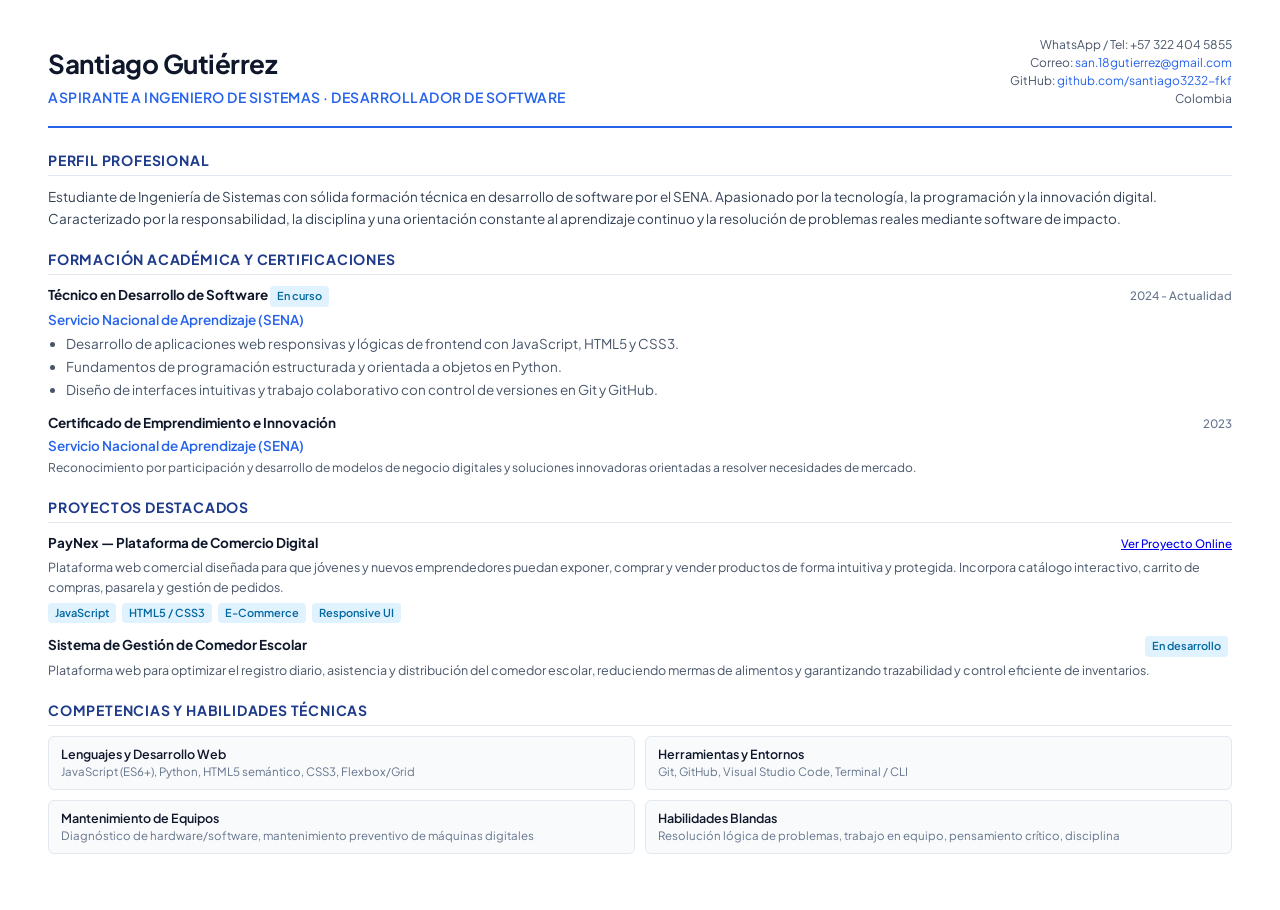
<file: assets/docs/cv.html>
<!DOCTYPE html>
<html lang="es">
<head>
  <meta charset="UTF-8">
  <title>Curriculum Vitae - Santiago Gutiérrez</title>
  <style>
    @import url('https://fonts.googleapis.com/css2?family=Plus+Jakarta+Sans:wght@400;500;600;700&display=swap');
    
    * {
      box-sizing: border-box;
      margin: 0;
      padding: 0;
    }
    
    body {
      font-family: 'Plus Jakarta Sans', Arial, sans-serif;
      color: #1e293b;
      background: #ffffff;
      padding: 36px 48px;
      line-height: 1.5;
      font-size: 13.5px;
    }
    
    .header {
      border-bottom: 2px solid #2563eb;
      padding-bottom: 18px;
      margin-bottom: 22px;
      display: flex;
      justify-content: space-between;
      align-items: flex-end;
    }
    
    .name-title h1 {
      font-size: 26px;
      font-weight: 700;
      color: #0f172a;
      letter-spacing: -0.5px;
    }
    
    .name-title .role {
      font-size: 14px;
      font-weight: 600;
      color: #2563eb;
      text-transform: uppercase;
      letter-spacing: 0.5px;
      margin-top: 4px;
    }
    
    .contact-info {
      text-align: right;
      font-size: 12px;
      color: #475569;
    }
    
    .contact-info a {
      color: #2563eb;
      text-decoration: none;
    }
    
    .section {
      margin-bottom: 20px;
    }
    
    .section-title {
      font-size: 14px;
      font-weight: 700;
      color: #1e3a8a;
      text-transform: uppercase;
      letter-spacing: 0.8px;
      border-bottom: 1px solid #e2e8f0;
      padding-bottom: 4px;
      margin-bottom: 10px;
      display: flex;
      align-items: center;
      gap: 8px;
    }
    
    .summary-text {
      color: #334155;
      line-height: 1.6;
    }
    
    .item {
      margin-bottom: 12px;
    }
    
    .item-header {
      display: flex;
      justify-content: space-between;
      align-items: baseline;
      margin-bottom: 3px;
    }
    
    .item-title {
      font-weight: 700;
      color: #0f172a;
      font-size: 13.5px;
    }
    
    .item-institution {
      font-weight: 600;
      color: #2563eb;
    }
    
    .item-date {
      font-size: 11.5px;
      color: #64748b;
      font-weight: 500;
    }
    
    ul.item-bullets {
      padding-left: 18px;
      color: #475569;
      margin-top: 4px;
    }
    
    ul.item-bullets li {
      margin-bottom: 3px;
    }
    
    .skills-grid {
      display: grid;
      grid-template-columns: repeat(2, 1fr);
      gap: 10px;
    }
    
    .skill-card {
      background: #f8fafc;
      border: 1px solid #e2e8f0;
      border-radius: 6px;
      padding: 8px 12px;
    }
    
    .skill-name {
      font-weight: 600;
      color: #0f172a;
      font-size: 12.5px;
    }
    
    .skill-desc {
      font-size: 11.5px;
      color: #64748b;
    }
    
    .tag {
      display: inline-block;
      background: #e0f2fe;
      color: #0369a1;
      padding: 2px 7px;
      border-radius: 4px;
      font-size: 11px;
      font-weight: 600;
      margin-right: 4px;
    }
    
    @media print {
      body {
        padding: 20px 30px;
      }
    }
  </style>
</head>
<body>

  <div class="header">
    <div class="name-title">
      <h1>Santiago Gutiérrez</h1>
      <div class="role">Aspirante a Ingeniero de Sistemas · Desarrollador de Software</div>
    </div>
    <div class="contact-info">
      <div>WhatsApp / Tel: +57 322 404 5855</div>
      <div>Correo: <a href="mailto:san.18gutierrez@gmail.com">san.18gutierrez@gmail.com</a></div>
      <div>GitHub: <a href="https://github.com/santiago3232-fkf" target="_blank">github.com/santiago3232-fkf</a></div>
      <div>Colombia</div>
    </div>
  </div>

  <div class="section">
    <div class="section-title">Perfil Profesional</div>
    <p class="summary-text">
      Estudiante de Ingeniería de Sistemas con sólida formación técnica en desarrollo de software por el SENA. 
      Apasionado por la tecnología, la programación y la innovación digital. Caracterizado por la responsabilidad, 
      la disciplina y una orientación constante al aprendizaje continuo y la resolución de problemas reales mediante software de impacto.
    </p>
  </div>

  <div class="section">
    <div class="section-title">Formación Académica y Certificaciones</div>
    
    <div class="item">
      <div class="item-header">
        <span class="item-title">Técnico en Desarrollo de Software <span class="tag">En curso</span></span>
        <span class="item-date">2024 - Actualidad</span>
      </div>
      <div class="item-institution">Servicio Nacional de Aprendizaje (SENA)</div>
      <ul class="item-bullets">
        <li>Desarrollo de aplicaciones web responsivas y lógicas de frontend con JavaScript, HTML5 y CSS3.</li>
        <li>Fundamentos de programación estructurada y orientada a objetos en Python.</li>
        <li>Diseño de interfaces intuitivas y trabajo colaborativo con control de versiones en Git y GitHub.</li>
      </ul>
    </div>

    <div class="item">
      <div class="item-header">
        <span class="item-title">Certificado de Emprendimiento e Innovación</span>
        <span class="item-date">2023</span>
      </div>
      <div class="item-institution">Servicio Nacional de Aprendizaje (SENA)</div>
      <p class="summary-text" style="font-size: 12px; color: #475569; margin-top: 2px;">
        Reconocimiento por participación y desarrollo de modelos de negocio digitales y soluciones innovadoras orientadas a resolver necesidades de mercado.
      </p>
    </div>
  </div>

  <div class="section">
    <div class="section-title">Proyectos Destacados</div>

    <div class="item">
      <div class="item-header">
        <span class="item-title">PayNex — Plataforma de Comercio Digital</span>
        <span class="item-date"><a href="https://santiago3232-fkf.github.io/prueba2/" target="_blank">Ver Proyecto Online</a></span>
      </div>
      <p class="summary-text" style="font-size: 12.5px; color: #475569;">
        Plataforma web comercial diseñada para que jóvenes y nuevos emprendedores puedan exponer, comprar y vender productos de forma intuitiva y protegida. Incorpora catálogo interactivo, carrito de compras, pasarela y gestión de pedidos.
      </p>
      <div style="margin-top: 5px;">
        <span class="tag">JavaScript</span>
        <span class="tag">HTML5 / CSS3</span>
        <span class="tag">E-Commerce</span>
        <span class="tag">Responsive UI</span>
      </div>
    </div>

    <div class="item">
      <div class="item-header">
        <span class="item-title">Sistema de Gestión de Comedor Escolar</span>
        <span class="item-date"><span class="tag">En desarrollo</span></span>
      </div>
      <p class="summary-text" style="font-size: 12.5px; color: #475569;">
        Plataforma web para optimizar el registro diario, asistencia y distribución del comedor escolar, reduciendo mermas de alimentos y garantizando trazabilidad y control eficiente de inventarios.
      </p>
    </div>
  </div>

  <div class="section">
    <div class="section-title">Competencias y Habilidades Técnicas</div>
    <div class="skills-grid">
      <div class="skill-card">
        <div class="skill-name">Lenguajes y Desarrollo Web</div>
        <div class="skill-desc">JavaScript (ES6+), Python, HTML5 semántico, CSS3, Flexbox/Grid</div>
      </div>
      <div class="skill-card">
        <div class="skill-name">Herramientas y Entornos</div>
        <div class="skill-desc">Git, GitHub, Visual Studio Code, Terminal / CLI</div>
      </div>
      <div class="skill-card">
        <div class="skill-name">Mantenimiento de Equipos</div>
        <div class="skill-desc">Diagnóstico de hardware/software, mantenimiento preventivo de máquinas digitales</div>
      </div>
      <div class="skill-card">
        <div class="skill-name">Habilidades Blandas</div>
        <div class="skill-desc">Resolución lógica de problemas, trabajo en equipo, pensamiento crítico, disciplina</div>
      </div>
    </div>
  </div>

</body>
</html>
</file>
<file: assets/css/style.css>
/* ==========================================================================
   PORTAFOLIO PERSONAL - SANTIAGO GUTIÉRREZ
   Paleta y estilo idéntico al mockup: Dark Navy, Cyan Glow, Glassmorphism
   ========================================================================== */

:root {
  --bg-primary: #070d19;
  --bg-secondary: #0b1426;
  --bg-card: rgba(13, 23, 43, 0.75);
  --bg-card-hover: rgba(18, 32, 60, 0.85);
  --border-card: rgba(56, 189, 248, 0.14);
  --border-card-hover: rgba(56, 189, 248, 0.38);
  
  --accent-cyan: #38bdf8;
  --accent-cyan-light: #7dd3fc;
  --accent-blue: #2563eb;
  --accent-blue-hover: #1d4ed8;
  --accent-purple: #818cf8;
  
  --text-primary: #f8fafc;
  --text-secondary: #cbd5e1;
  --text-muted: #94a3b8;
  --text-dim: #64748b;
  
  --font-main: 'Plus Jakarta Sans', system-ui, -apple-system, sans-serif;
  --font-script: 'Caveat', cursive, sans-serif;
  
  --shadow-glow: 0 0 25px rgba(56, 189, 248, 0.15);
  --shadow-card: 0 10px 30px -10px rgba(0, 0, 0, 0.5);
  --radius-lg: 16px;
  --radius-md: 12px;
  --radius-sm: 8px;
  --radius-pill: 9999px;
  
  --transition: all 0.28s cubic-bezier(0.16, 1, 0.3, 1);
}

/* Reset y base */
*, *::before, *::after {
  box-sizing: border-box;
  margin: 0;
  padding: 0;
}

html {
  scroll-behavior: smooth;
  scroll-padding-top: 80px;
}

body {
  background-color: var(--bg-primary);
  color: var(--text-primary);
  font-family: var(--font-main);
  line-height: 1.6;
  overflow-x: hidden;
  background-image: 
    radial-gradient(circle at 15% 15%, rgba(37, 99, 235, 0.12) 0%, transparent 40%),
    radial-gradient(circle at 85% 20%, rgba(56, 189, 248, 0.10) 0%, transparent 40%),
    radial-gradient(circle at 50% 60%, rgba(30, 58, 138, 0.08) 0%, transparent 50%),
    radial-gradient(circle at 80% 85%, rgba(56, 189, 248, 0.08) 0%, transparent 45%);
  background-attachment: fixed;
  min-height: 100vh;
}

a {
  color: inherit;
  text-decoration: none;
}

button {
  font-family: inherit;
  cursor: pointer;
  border: none;
  background: none;
}

img {
  max-width: 100%;
  height: auto;
  display: block;
}

.container {
  max-width: 1140px;
  margin: 0 auto;
  padding: 0 24px;
}

/* ==========================================================================
   HEADER / NAVBAR
   ========================================================================== */
.site-header {
  position: sticky;
  top: 0;
  z-index: 1000;
  background: rgba(7, 13, 25, 0.85);
  backdrop-filter: blur(16px);
  -webkit-backdrop-filter: blur(16px);
  border-bottom: 1px solid rgba(255, 255, 255, 0.06);
  transition: var(--transition);
}

.site-header.scrolled {
  background: rgba(5, 10, 20, 0.95);
  border-bottom-color: rgba(56, 189, 248, 0.18);
  box-shadow: 0 8px 24px rgba(0, 0, 0, 0.4);
}

.nav-inner {
  display: flex;
  align-items: center;
  justify-content: space-between;
  height: 72px;
}

.brand-logo {
  display: flex;
  align-items: center;
  gap: 12px;
  font-size: 1.15rem;
  font-weight: 700;
  color: var(--text-primary);
  letter-spacing: -0.3px;
}

.brand-monogram {
  width: 38px;
  height: 38px;
  display: flex;
  align-items: center;
  justify-content: center;
  border-radius: 10px;
  background: linear-gradient(135deg, rgba(37, 99, 235, 0.2), rgba(56, 189, 248, 0.1));
  border: 1px solid rgba(56, 189, 248, 0.3);
  box-shadow: 0 0 15px rgba(56, 189, 248, 0.2);
}

.brand-monogram svg {
  width: 24px;
  height: 24px;
}

.brand-name span {
  color: var(--accent-cyan);
}

.nav-menu {
  display: flex;
  align-items: center;
  gap: 28px;
  list-style: none;
}

.nav-link {
  font-size: 0.92rem;
  font-weight: 500;
  color: var(--text-muted);
  position: relative;
  padding: 8px 2px;
  transition: color 0.2s ease;
}

.nav-link:hover {
  color: var(--text-primary);
}

.nav-link.active {
  color: var(--accent-cyan);
  font-weight: 600;
}

.nav-link.active::after {
  content: '';
  position: absolute;
  bottom: 0;
  left: 0;
  right: 0;
  height: 2px;
  background: linear-gradient(90deg, var(--accent-cyan), var(--accent-blue));
  border-radius: 2px;
  box-shadow: 0 0 8px var(--accent-cyan);
}

/* Mobile Toggle */
.mobile-toggle {
  display: none;
  width: 40px;
  height: 40px;
  border-radius: 8px;
  border: 1px solid var(--border-card);
  color: var(--text-primary);
  align-items: center;
  justify-content: center;
}

/* ==========================================================================
   HERO SECTION
   ========================================================================== */
.hero-section {
  padding: 60px 0 80px;
  position: relative;
}

.hero-grid {
  display: grid;
  grid-template-columns: 1.15fr 0.85fr;
  align-items: center;
  gap: 40px;
}

.hero-tag {
  display: inline-flex;
  align-items: center;
  gap: 8px;
  font-size: 0.8rem;
  font-weight: 700;
  text-transform: uppercase;
  letter-spacing: 2px;
  color: var(--accent-cyan);
  margin-bottom: 16px;
}

.hero-tag .dot {
  width: 6px;
  height: 6px;
  border-radius: 50%;
  background: var(--accent-cyan);
  box-shadow: 0 0 8px var(--accent-cyan);
  animation: pulse 2s infinite;
}

@keyframes pulse {
  0%, 100% { opacity: 1; transform: scale(1); }
  50% { opacity: 0.4; transform: scale(0.85); }
}

.hero-title {
  font-size: 3.5rem;
  font-weight: 800;
  line-height: 1.1;
  letter-spacing: -1.2px;
  color: #ffffff;
  margin-bottom: 12px;
}

.hero-title .name-highlight {
  background: linear-gradient(135deg, #60a5fa 0%, #38bdf8 100%);
  -webkit-background-clip: text;
  -webkit-text-fill-color: transparent;
  display: inline-block;
  margin-left: 6px;
  text-shadow: 0 0 30px rgba(56, 189, 248, 0.35);
}

.hero-pillars {
  font-size: 1rem;
  font-weight: 600;
  color: var(--text-secondary);
  display: flex;
  align-items: center;
  gap: 12px;
  margin-bottom: 20px;
}

.hero-pillars .divider {
  color: var(--accent-cyan);
  opacity: 0.6;
}

.hero-desc {
  font-size: 1.05rem;
  color: var(--text-muted);
  line-height: 1.65;
  max-width: 530px;
  margin-bottom: 32px;
}

.hero-cta-group {
  display: flex;
  align-items: center;
  gap: 16px;
  flex-wrap: wrap;
}

/* Botones principales */
.btn-primary {
  display: inline-flex;
  align-items: center;
  gap: 10px;
  background: linear-gradient(135deg, #2563eb, #1d4ed8);
  color: #ffffff;
  font-size: 0.95rem;
  font-weight: 600;
  padding: 13px 26px;
  border-radius: var(--radius-sm);
  box-shadow: 0 4px 18px rgba(37, 99, 235, 0.4);
  transition: var(--transition);
  border: 1px solid rgba(255, 255, 255, 0.15);
}

.btn-primary:hover {
  background: linear-gradient(135deg, #3b82f6, #2563eb);
  transform: translateY(-2px);
  box-shadow: 0 8px 24px rgba(37, 99, 235, 0.55);
}

.btn-secondary {
  display: inline-flex;
  align-items: center;
  gap: 10px;
  background: rgba(13, 23, 43, 0.8);
  color: var(--text-secondary);
  font-size: 0.95rem;
  font-weight: 600;
  padding: 13px 24px;
  border-radius: var(--radius-sm);
  border: 1px solid rgba(56, 189, 248, 0.25);
  transition: var(--transition);
}

.btn-secondary:hover {
  background: rgba(20, 36, 68, 0.9);
  color: var(--accent-cyan);
  border-color: var(--accent-cyan);
  transform: translateY(-2px);
  box-shadow: 0 0 15px rgba(56, 189, 248, 0.2);
}

/* Columna Derecha Hero (Foto y quote) */
.hero-visual {
  position: relative;
  display: flex;
  justify-content: center;
}

.hero-image-wrapper {
  position: relative;
  border-radius: 20px;
  overflow: hidden;
  box-shadow: 0 20px 45px -10px rgba(0, 0, 0, 0.7);
  border: 1px solid rgba(56, 189, 248, 0.2);
  background: #091222;
  transition: var(--transition);
}

.hero-image-wrapper:hover {
  border-color: rgba(56, 189, 248, 0.45);
  box-shadow: 0 25px 50px -10px rgba(37, 99, 235, 0.35);
}

.hero-image-wrapper img {
  width: 100%;
  height: auto;
  display: block;
  object-fit: cover;
  transition: transform 0.4s ease;
}

.hero-image-wrapper:hover img {
  transform: scale(1.02);
}

.hero-quote-badge {
  position: absolute;
  bottom: 20px;
  right: 20px;
  background: rgba(7, 13, 25, 0.82);
  backdrop-filter: blur(8px);
  padding: 8px 16px;
  border-radius: 10px;
  border: 1px solid rgba(56, 189, 248, 0.25);
  text-align: right;
}

.hero-quote-badge p {
  font-family: var(--font-script);
  font-size: 1.25rem;
  color: var(--accent-cyan-light);
  font-weight: 600;
  letter-spacing: 0.5px;
  line-height: 1.2;
}

.hero-quote-badge .quote-line {
  height: 2px;
  width: 65%;
  background: var(--accent-cyan);
  margin-left: auto;
  margin-top: 3px;
  border-radius: 2px;
  box-shadow: 0 0 6px var(--accent-cyan);
}

/* ==========================================================================
   SECCIONES COMUNES
   ========================================================================== */
.section-block {
  padding: 60px 0;
  position: relative;
}

.section-header {
  display: flex;
  align-items: center;
  gap: 14px;
  margin-bottom: 28px;
}

.section-icon-badge {
  width: 44px;
  height: 44px;
  border-radius: 50%;
  background: linear-gradient(135deg, rgba(37, 99, 235, 0.25), rgba(56, 189, 248, 0.15));
  border: 1px solid rgba(56, 189, 248, 0.35);
  display: flex;
  align-items: center;
  justify-content: center;
  color: var(--accent-cyan);
  box-shadow: 0 0 15px rgba(56, 189, 248, 0.18);
  flex-shrink: 0;
}

.section-icon-badge svg {
  width: 22px;
  height: 22px;
}

.section-title {
  font-size: 1.5rem;
  font-weight: 700;
  color: #ffffff;
  letter-spacing: -0.3px;
}

/* Tarjeta estándar */
.card {
  background: var(--bg-card);
  backdrop-filter: blur(12px);
  -webkit-backdrop-filter: blur(12px);
  border: 1px solid var(--border-card);
  border-radius: var(--radius-md);
  box-shadow: var(--shadow-card);
  padding: 26px;
  transition: var(--transition);
  position: relative;
}

.card:hover {
  background: var(--bg-card-hover);
  border-color: var(--border-card-hover);
  transform: translateY(-3px);
  box-shadow: 0 14px 34px -10px rgba(0, 0, 0, 0.6), 0 0 20px rgba(56, 189, 248, 0.12);
}

/* ==========================================================================
   PERFIL PROFESIONAL (3 COLUMNAS)
   ========================================================================== */
.profile-grid {
  display: grid;
  grid-template-columns: repeat(3, 1fr);
  gap: 22px;
}

.profile-card-header {
  display: flex;
  align-items: center;
  gap: 12px;
  margin-bottom: 14px;
}

.profile-card-icon {
  width: 34px;
  height: 34px;
  border-radius: 50%;
  background: rgba(37, 99, 235, 0.2);
  border: 1px solid rgba(56, 189, 248, 0.25);
  display: flex;
  align-items: center;
  justify-content: center;
  color: var(--accent-cyan);
}

.profile-card-icon svg {
  width: 17px;
  height: 17px;
}

.profile-card-title {
  font-size: 1.15rem;
  font-weight: 700;
  color: #ffffff;
}

.profile-card-text {
  font-size: 0.92rem;
  color: var(--text-muted);
  line-height: 1.65;
}

/* ==========================================================================
   FORMACIÓN Y CERTIFICACIONES
   ========================================================================== */
.education-grid {
  display: grid;
  grid-template-columns: repeat(2, 1fr);
  gap: 22px;
}

.education-card {
  display: flex;
  align-items: flex-start;
  gap: 20px;
  position: relative;
}

.edu-logo-wrapper {
  width: 58px;
  height: 58px;
  border-radius: 12px;
  background: rgba(255, 255, 255, 0.04);
  border: 1px solid rgba(56, 189, 248, 0.2);
  display: flex;
  align-items: center;
  justify-content: center;
  flex-shrink: 0;
  overflow: hidden;
  padding: 8px;
}

.edu-logo-wrapper img {
  width: 100%;
  height: 100%;
  object-fit: contain;
}

.edu-logo-wrapper svg {
  width: 32px;
  height: 32px;
  color: var(--accent-cyan);
}

.edu-content {
  flex: 1;
}

.edu-title {
  font-size: 1.1rem;
  font-weight: 700;
  color: #ffffff;
  margin-bottom: 2px;
}

.edu-subtitle {
  font-size: 0.85rem;
  font-weight: 600;
  color: var(--accent-cyan);
  margin-bottom: 10px;
}

.edu-list {
  list-style: none;
  font-size: 0.88rem;
  color: var(--text-muted);
}

.edu-list li {
  position: relative;
  padding-left: 14px;
  margin-bottom: 4px;
}

.edu-list li::before {
  content: '•';
  position: absolute;
  left: 0;
  color: var(--accent-cyan);
}

.edu-desc {
  font-size: 0.88rem;
  color: var(--text-muted);
  line-height: 1.55;
}

.edu-badge-pill {
  position: absolute;
  bottom: 20px;
  right: 20px;
  background: #0d2847;
  color: var(--accent-cyan);
  border: 1px solid rgba(56, 189, 248, 0.3);
  font-size: 0.75rem;
  font-weight: 700;
  padding: 4px 12px;
  border-radius: var(--radius-pill);
}

.edu-badge-pill.solid-dark {
  background: #091729;
  border-color: rgba(255, 255, 255, 0.1);
  color: var(--text-muted);
}

/* ==========================================================================
   COMPETENCIAS (6 TARJETAS)
   ========================================================================== */
.competencias-grid {
  display: grid;
  grid-template-columns: repeat(6, 1fr);
  gap: 14px;
}

.comp-card {
  padding: 20px 14px;
  text-align: center;
  display: flex;
  flex-direction: column;
  align-items: center;
  justify-content: flex-start;
  border-radius: var(--radius-md);
}

.comp-icon-box {
  width: 44px;
  height: 44px;
  border-radius: 10px;
  background: rgba(37, 99, 235, 0.18);
  border: 1px solid rgba(56, 189, 248, 0.25);
  display: flex;
  align-items: center;
  justify-content: center;
  color: var(--accent-cyan);
  margin-bottom: 12px;
  transition: var(--transition);
}

.comp-card:hover .comp-icon-box {
  background: rgba(56, 189, 248, 0.25);
  transform: scale(1.08);
  box-shadow: 0 0 16px rgba(56, 189, 248, 0.3);
}

.comp-icon-box svg {
  width: 22px;
  height: 22px;
}

.comp-title {
  font-size: 0.88rem;
  font-weight: 700;
  color: #ffffff;
  margin-bottom: 6px;
  line-height: 1.3;
}

.comp-subtext {
  font-size: 0.75rem;
  color: var(--text-muted);
  line-height: 1.4;
}

/* ==========================================================================
   EXPERIENCIA Y PRÁCTICA
   ========================================================================== */
.experience-banner {
  display: grid;
  grid-template-columns: 1fr 1.15fr;
  gap: 36px;
  align-items: center;
  padding: 34px 38px;
}

.exp-left {
  display: flex;
  gap: 20px;
  align-items: flex-start;
}

.exp-icon-box {
  width: 52px;
  height: 52px;
  border-radius: 12px;
  background: rgba(37, 99, 235, 0.2);
  border: 1px solid rgba(56, 189, 248, 0.3);
  display: flex;
  align-items: center;
  justify-content: center;
  color: var(--accent-cyan);
  flex-shrink: 0;
  box-shadow: 0 0 16px rgba(56, 189, 248, 0.15);
}

.exp-icon-box svg {
  width: 26px;
  height: 26px;
}

.exp-left-content h3 {
  font-size: 1.2rem;
  font-weight: 700;
  color: #ffffff;
  margin-bottom: 8px;
}

.exp-left-content p {
  font-size: 0.92rem;
  color: var(--text-muted);
  line-height: 1.6;
}

.exp-checklist {
  list-style: none;
  display: flex;
  flex-direction: column;
  gap: 12px;
  border-left: 1px solid rgba(56, 189, 248, 0.15);
  padding-left: 28px;
}

.exp-check-item {
  display: flex;
  align-items: flex-start;
  gap: 12px;
  font-size: 0.9rem;
  color: var(--text-secondary);
}

.exp-check-icon {
  color: var(--accent-cyan);
  flex-shrink: 0;
  margin-top: 3px;
}

/* ==========================================================================
   PROYECTOS
   ========================================================================== */
.projects-grid {
  display: grid;
  grid-template-columns: repeat(2, 1fr);
  gap: 24px;
}

.project-card {
  display: flex;
  gap: 20px;
  padding: 24px;
  align-items: stretch;
}

.project-visual {
  width: 140px;
  flex-shrink: 0;
  border-radius: var(--radius-sm);
  overflow: hidden;
  background: #091322;
  border: 1px solid rgba(56, 189, 248, 0.2);
  display: flex;
  align-items: center;
  justify-content: center;
  position: relative;
}

.project-visual img {
  width: 100%;
  height: 100%;
  object-fit: cover;
  transition: transform 0.4s ease;
}

.project-card:hover .project-visual img {
  transform: scale(1.06);
}

.project-visual.logo-contain {
  padding: 12px;
  background: #091120;
}

.project-visual.logo-contain img {
  object-fit: contain;
}

.project-details {
  flex: 1;
  display: flex;
  flex-direction: column;
  justify-content: space-between;
}

.project-meta-top {
  display: flex;
  align-items: center;
  justify-content: space-between;
  margin-bottom: 6px;
}

.project-icon-badge {
  color: var(--accent-cyan);
  display: flex;
  align-items: center;
}

.project-status-badge {
  font-size: 0.72rem;
  font-weight: 700;
  padding: 3px 10px;
  border-radius: var(--radius-pill);
  text-transform: uppercase;
  letter-spacing: 0.5px;
}

.project-status-badge.live {
  background: rgba(16, 185, 129, 0.15);
  color: #34d399;
  border: 1px solid rgba(16, 185, 129, 0.3);
}

.project-status-badge.wip {
  background: rgba(245, 158, 11, 0.15);
  color: #fbbf24;
  border: 1px solid rgba(245, 158, 11, 0.3);
}

.project-title {
  font-size: 1.15rem;
  font-weight: 700;
  color: #ffffff;
  margin-bottom: 2px;
}

.project-subtitle {
  font-size: 0.8rem;
  color: var(--accent-cyan);
  font-weight: 600;
  margin-bottom: 8px;
}

.project-desc {
  font-size: 0.86rem;
  color: var(--text-muted);
  line-height: 1.55;
  margin-bottom: 14px;
}

.project-tags {
  display: flex;
  flex-wrap: wrap;
  gap: 6px;
  margin-bottom: 16px;
}

.tag-pill {
  font-size: 0.72rem;
  font-weight: 600;
  background: rgba(37, 99, 235, 0.15);
  color: var(--accent-cyan-light);
  border: 1px solid rgba(56, 189, 248, 0.25);
  padding: 2px 10px;
  border-radius: var(--radius-pill);
}

.project-actions {
  display: flex;
  align-items: center;
  gap: 10px;
  margin-top: auto;
}

.btn-card-action {
  display: inline-flex;
  align-items: center;
  gap: 6px;
  font-size: 0.82rem;
  font-weight: 600;
  padding: 8px 14px;
  border-radius: var(--radius-sm);
  transition: var(--transition);
}

.btn-card-action.primary {
  background: linear-gradient(135deg, var(--accent-blue), #1d4ed8);
  color: #ffffff;
  border: 1px solid rgba(255, 255, 255, 0.15);
  box-shadow: 0 2px 10px rgba(37, 99, 235, 0.3);
}

.btn-card-action.primary:hover {
  background: linear-gradient(135deg, #3b82f6, var(--accent-blue));
  transform: translateY(-2px);
  box-shadow: 0 4px 16px rgba(37, 99, 235, 0.5);
}

.btn-card-action.outline {
  background: rgba(13, 23, 43, 0.6);
  color: var(--text-secondary);
  border: 1px solid rgba(56, 189, 248, 0.2);
}

.btn-card-action.outline:hover {
  background: rgba(20, 36, 68, 0.8);
  color: var(--accent-cyan);
  border-color: var(--accent-cyan);
}

.btn-card-action.pending {
  background: rgba(30, 41, 59, 0.6);
  color: var(--text-muted);
  border: 1px dashed rgba(255, 255, 255, 0.2);
}

.btn-card-action.pending:hover {
  color: var(--accent-cyan);
  border-color: var(--accent-cyan);
}

/* ==========================================================================
   CONTACTO
   ========================================================================== */
.contact-grid {
  display: grid;
  grid-template-columns: repeat(4, 1fr);
  gap: 18px;
}

.contact-card {
  display: flex;
  align-items: center;
  gap: 14px;
  padding: 20px 18px;
  cursor: pointer;
  position: relative;
}

.contact-card-icon {
  width: 44px;
  height: 44px;
  border-radius: 12px;
  background: rgba(37, 99, 235, 0.15);
  border: 1px solid rgba(56, 189, 248, 0.25);
  display: flex;
  align-items: center;
  justify-content: center;
  color: var(--accent-cyan);
  flex-shrink: 0;
  transition: var(--transition);
}

.contact-card:hover .contact-card-icon {
  transform: scale(1.1);
  box-shadow: 0 0 15px rgba(56, 189, 248, 0.3);
}

.contact-card-icon.whatsapp {
  background: rgba(34, 197, 94, 0.15);
  border-color: rgba(34, 197, 94, 0.3);
  color: #4ade80;
}

.contact-card:hover .contact-card-icon.whatsapp {
  box-shadow: 0 0 15px rgba(34, 197, 94, 0.3);
}

.contact-card-icon.github {
  background: rgba(255, 255, 255, 0.08);
  border-color: rgba(255, 255, 255, 0.2);
  color: #f8fafc;
}

.contact-card-info {
  flex: 1;
  min-width: 0;
}

.contact-label {
  font-size: 0.78rem;
  color: var(--text-dim);
  text-transform: uppercase;
  font-weight: 700;
  letter-spacing: 0.5px;
  margin-bottom: 2px;
}

.contact-value {
  font-size: 0.88rem;
  font-weight: 600;
  color: #ffffff;
  white-space: nowrap;
  overflow: hidden;
  text-overflow: ellipsis;
  display: flex;
  align-items: center;
  gap: 5px;
}

.contact-value svg {
  width: 14px;
  height: 14px;
  color: var(--accent-cyan);
  flex-shrink: 0;
}

/* Tarjeta de Marca / Slogan Jihad */
.contact-brand-card {
  padding: 20px 22px;
  display: flex;
  flex-direction: column;
  justify-content: center;
  background: linear-gradient(135deg, rgba(13, 23, 43, 0.85), rgba(20, 38, 72, 0.6));
  border: 1px solid rgba(56, 189, 248, 0.25);
  position: relative;
  overflow: hidden;
}

.brand-signature {
  font-family: var(--font-script);
  font-size: 2.2rem;
  font-weight: 700;
  color: var(--accent-cyan);
  line-height: 1;
  text-shadow: 0 0 20px rgba(56, 189, 248, 0.4);
}

.brand-quote {
  font-size: 0.78rem;
  color: var(--text-muted);
  margin-top: 4px;
  letter-spacing: 0.3px;
}

/* Quick interactive messaging box */
.quick-message-box {
  margin-top: 24px;
  background: rgba(11, 20, 38, 0.6);
  border: 1px solid rgba(56, 189, 248, 0.15);
  border-radius: var(--radius-md);
  padding: 24px;
}

.quick-msg-header {
  display: flex;
  align-items: center;
  justify-content: space-between;
  margin-bottom: 16px;
}

.quick-msg-header h4 {
  font-size: 1rem;
  font-weight: 700;
  color: #ffffff;
}

.quick-msg-header p {
  font-size: 0.82rem;
  color: var(--text-muted);
}

.quick-msg-form {
  display: grid;
  grid-template-columns: 1fr 1fr 2fr auto;
  gap: 12px;
  align-items: center;
}

.input-field {
  background: rgba(7, 13, 25, 0.8);
  border: 1px solid rgba(56, 189, 248, 0.2);
  border-radius: var(--radius-sm);
  padding: 10px 14px;
  color: #ffffff;
  font-size: 0.86rem;
  font-family: inherit;
  outline: none;
  transition: var(--transition);
  width: 100%;
}

.input-field:focus {
  border-color: var(--accent-cyan);
  box-shadow: 0 0 12px rgba(56, 189, 248, 0.25);
}

.btn-send-wa {
  background: #16a34a;
  color: #ffffff;
  font-size: 0.86rem;
  font-weight: 600;
  padding: 10px 18px;
  border-radius: var(--radius-sm);
  display: inline-flex;
  align-items: center;
  gap: 8px;
  white-space: nowrap;
  transition: var(--transition);
}

.btn-send-wa:hover {
  background: #22c55e;
  transform: translateY(-2px);
  box-shadow: 0 0 18px rgba(34, 197, 94, 0.4);
}

/* ==========================================================================
   FOOTER
   ========================================================================== */
.site-footer {
  border-top: 1px solid rgba(255, 255, 255, 0.08);
  padding: 30px 0;
  margin-top: 60px;
  background: #050a14;
}

.footer-inner {
  display: flex;
  align-items: center;
  justify-content: space-between;
  font-size: 0.86rem;
  color: var(--text-dim);
}

.footer-left strong {
  color: var(--text-secondary);
}

.footer-right {
  display: flex;
  align-items: center;
  gap: 14px;
}

.footer-right span {
  color: var(--text-dim);
}

/* Floating Back to top button */
.btn-back-to-top {
  position: fixed;
  bottom: 24px;
  right: 24px;
  width: 44px;
  height: 44px;
  border-radius: 50%;
  background: rgba(13, 23, 43, 0.85);
  border: 1px solid var(--accent-cyan);
  color: var(--accent-cyan);
  display: flex;
  align-items: center;
  justify-content: center;
  box-shadow: 0 4px 20px rgba(0, 0, 0, 0.5), 0 0 15px rgba(56, 189, 248, 0.2);
  cursor: pointer;
  opacity: 0;
  visibility: hidden;
  transform: translateY(12px);
  transition: var(--transition);
  z-index: 999;
}

.btn-back-to-top.visible {
  opacity: 1;
  visibility: visible;
  transform: translateY(0);
}

.btn-back-to-top:hover {
  background: var(--accent-blue);
  color: #ffffff;
  transform: translateY(-3px);
  box-shadow: 0 6px 24px rgba(37, 99, 235, 0.5);
}

/* ==========================================================================
   MODAL DIALOGS & TOAST
   ========================================================================== */
.modal-overlay {
  position: fixed;
  inset: 0;
  background: rgba(4, 8, 16, 0.78);
  backdrop-filter: blur(8px);
  -webkit-backdrop-filter: blur(8px);
  z-index: 2000;
  display: flex;
  align-items: center;
  justify-content: center;
  padding: 20px;
  opacity: 0;
  visibility: hidden;
  transition: opacity 0.25s ease, visibility 0.25s ease;
}

.modal-overlay.active {
  opacity: 1;
  visibility: visible;
}

.modal-window {
  background: #0d172a;
  border: 1px solid rgba(56, 189, 248, 0.3);
  border-radius: var(--radius-lg);
  box-shadow: 0 25px 60px rgba(0, 0, 0, 0.8), 0 0 35px rgba(56, 189, 248, 0.15);
  width: 100%;
  max-width: 650px;
  max-height: 90vh;
  overflow-y: auto;
  padding: 32px;
  position: relative;
  transform: scale(0.95);
  transition: transform 0.25s cubic-bezier(0.16, 1, 0.3, 1);
}

.modal-overlay.active .modal-window {
  transform: scale(1);
}

.modal-close-btn {
  position: absolute;
  top: 20px;
  right: 20px;
  width: 34px;
  height: 34px;
  border-radius: 50%;
  background: rgba(255, 255, 255, 0.06);
  border: 1px solid rgba(255, 255, 255, 0.1);
  color: var(--text-muted);
  display: flex;
  align-items: center;
  justify-content: center;
  cursor: pointer;
  transition: var(--transition);
}

.modal-close-btn:hover {
  background: rgba(239, 68, 68, 0.2);
  color: #f87171;
  border-color: #f87171;
}

.modal-header {
  margin-bottom: 20px;
}

.modal-header h3 {
  font-size: 1.4rem;
  font-weight: 700;
  color: #ffffff;
  margin-bottom: 6px;
}

.modal-body {
  font-size: 0.92rem;
  color: var(--text-secondary);
  line-height: 1.65;
}

.modal-footer {
  margin-top: 24px;
  display: flex;
  justify-content: flex-end;
  gap: 12px;
}

/* Toast */
.toast-notice {
  position: fixed;
  bottom: 24px;
  left: 50%;
  transform: translateX(-50%) translateY(30px);
  background: #0f1d38;
  border: 1px solid var(--accent-cyan);
  color: #ffffff;
  padding: 12px 24px;
  border-radius: var(--radius-pill);
  font-size: 0.88rem;
  font-weight: 600;
  box-shadow: 0 10px 30px rgba(0, 0, 0, 0.6), 0 0 20px rgba(56, 189, 248, 0.3);
  display: flex;
  align-items: center;
  gap: 10px;
  z-index: 3000;
  opacity: 0;
  visibility: hidden;
  transition: var(--transition);
}

.toast-notice.show {
  opacity: 1;
  visibility: visible;
  transform: translateX(-50%) translateY(0);
}

/* ==========================================================================
   RESPONSIVE DESIGN (MEDIA QUERIES)
   ========================================================================== */
@media (max-width: 1024px) {
  .hero-grid {
    grid-template-columns: 1fr;
    text-align: center;
    gap: 36px;
  }
  
  .hero-title {
    font-size: 2.8rem;
  }
  
  .hero-pillars {
    justify-content: center;
  }
  
  .hero-desc {
    margin: 0 auto 28px;
  }
  
  .hero-cta-group {
    justify-content: center;
  }
  
  .hero-visual {
    max-width: 480px;
    margin: 0 auto;
  }
  
  .competencias-grid {
    grid-template-columns: repeat(3, 1fr);
  }
  
  .contact-grid {
    grid-template-columns: repeat(2, 1fr);
  }
  
  .quick-msg-form {
    grid-template-columns: 1fr 1fr;
  }
}

@media (max-width: 768px) {
  .site-header {
    height: auto;
  }
  
  .mobile-toggle {
    display: flex;
  }
  
  .nav-menu {
    position: fixed;
    top: 72px;
    left: 0;
    right: 0;
    background: #070d19;
    flex-direction: column;
    padding: 24px;
    gap: 16px;
    border-bottom: 1px solid rgba(56, 189, 248, 0.2);
    box-shadow: 0 20px 40px rgba(0, 0, 0, 0.8);
    transform: translateY(-120%);
    opacity: 0;
    visibility: hidden;
    transition: var(--transition);
  }
  
  .nav-menu.open {
    transform: translateY(0);
    opacity: 1;
    visibility: visible;
  }
  
  .profile-grid {
    grid-template-columns: 1fr;
  }
  
  .education-grid {
    grid-template-columns: 1fr;
  }
  
  .experience-banner {
    grid-template-columns: 1fr;
    padding: 24px;
  }
  
  .exp-checklist {
    border-left: none;
    border-top: 1px solid rgba(56, 189, 248, 0.15);
    padding-left: 0;
    padding-top: 20px;
  }
  
  .projects-grid {
    grid-template-columns: 1fr;
  }
  
  .project-card {
    flex-direction: column;
  }
  
  .project-visual {
    width: 100%;
    height: 180px;
  }
  
  .contact-grid {
    grid-template-columns: 1fr;
  }
  
  .quick-msg-form {
    grid-template-columns: 1fr;
  }
  
  .footer-inner {
    flex-direction: column;
    gap: 12px;
    text-align: center;
  }
}

@media (max-width: 480px) {
  .hero-title {
    font-size: 2.2rem;
  }
  
  .competencias-grid {
    grid-template-columns: repeat(2, 1fr);
  }
  
  .hero-cta-group {
    flex-direction: column;
    width: 100%;
  }
  
  .btn-primary, .btn-secondary {
    width: 100%;
    justify-content: center;
  }
}
</file>
